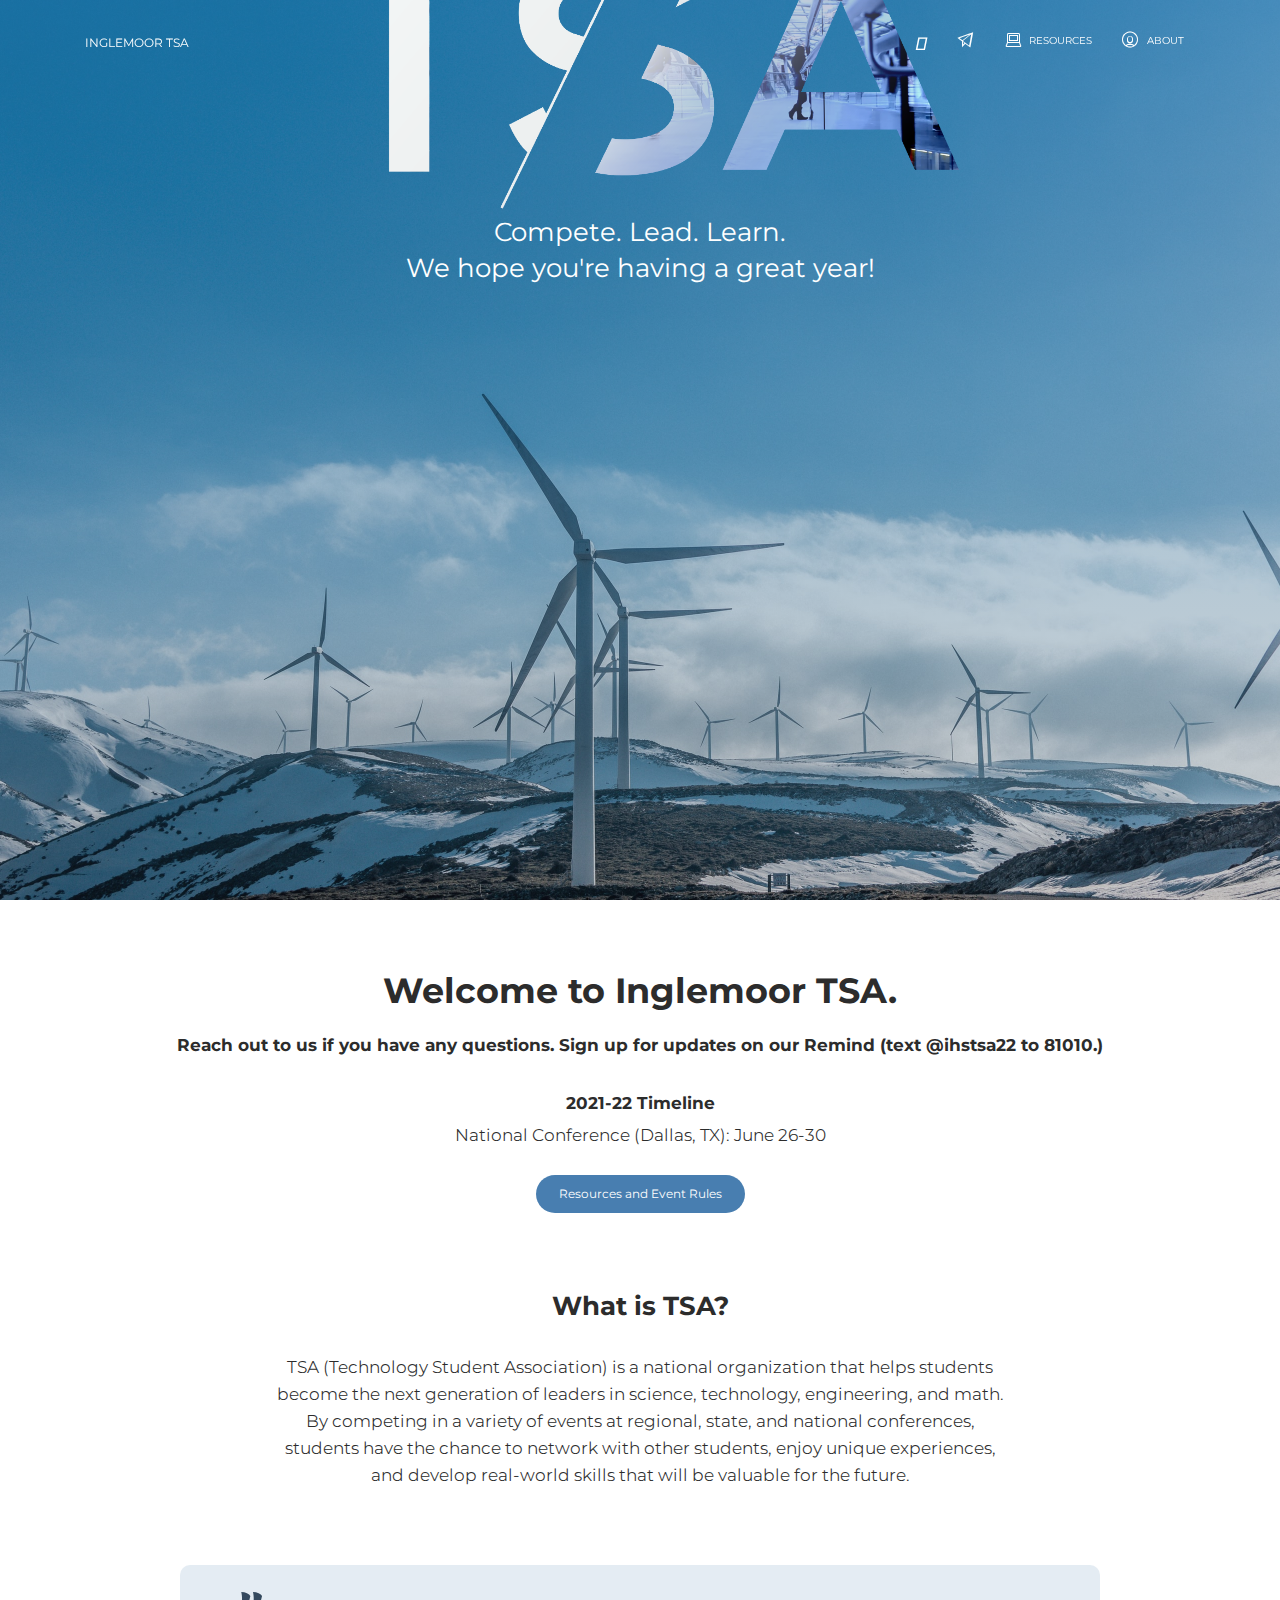
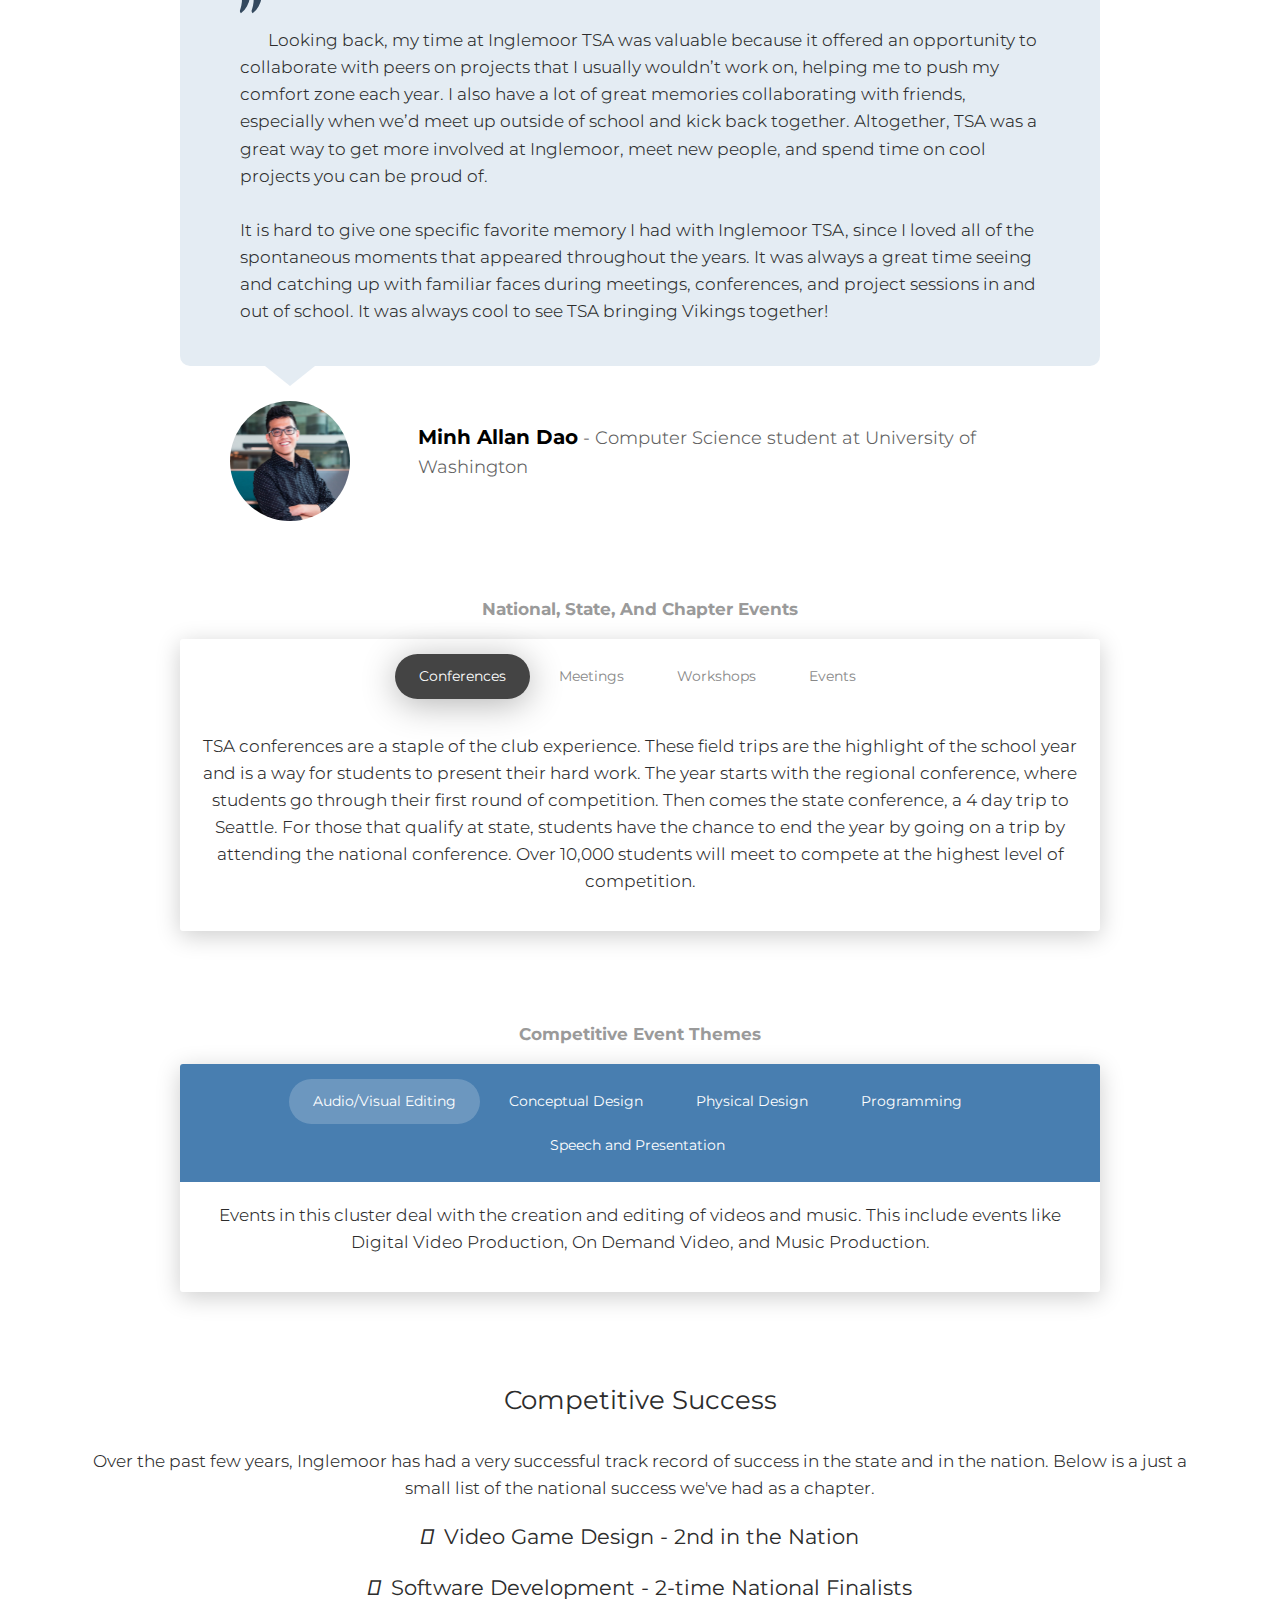
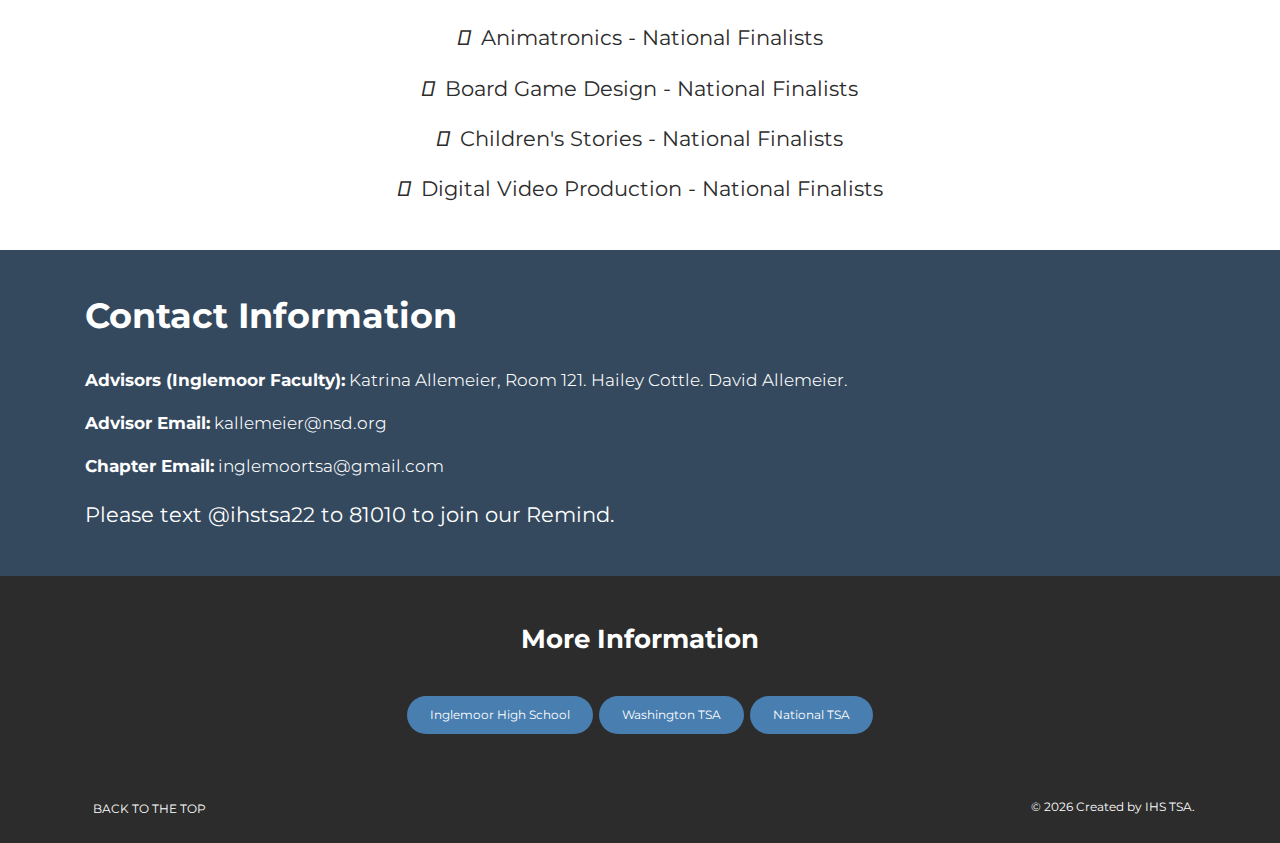
<file: index.html>
<!DOCTYPE html>
<html lang="en">

  <head>
    <meta charset="utf-8">
    <link rel="apple-touch-icon" sizes="76x76" href="./assets/img/tsafavicon.png">
    <link rel="icon" type="image/png" href="./assets/img/tsafavicon.png">
    <meta http-equiv="X-UA-Compatible" content="IE=edge,chrome=1">
    <title>
      Inglemoor TSA
    </title>
    <meta content='width=device-width, initial-scale=1.0, maximum-scale=1.0, user-scalable=0, shrink-to-fit=no' name='viewport'>
    <!--     Fonts and icons     -->
    <link rel="preconnect" href="https://fonts.googleapis.com">
    <link rel="preconnect" href="https://fonts.gstatic.com" crossorigin>
    <link href="https://fonts.googleapis.com/css?family=Montserrat:400,700,200" rel="stylesheet" />
    <link href="https://fonts.googleapis.com/css2?family=Kaushan+Script&display=swap" rel="stylesheet">
    <link rel="stylesheet" href="https://use.fontawesome.com/releases/v5.7.1/css/all.css" integrity="sha384-fnmOCqbTlWIlj8LyTjo7mOUStjsKC4pOpQbqyi7RrhN7udi9RwhKkMHpvLbHG9Sr" crossorigin="anonymous">
    <!-- CSS Files -->
    <link href="./assets/css/bootstrap.min.css" rel="stylesheet">
    <link href="./assets/css/now-ui-kit.css?v=1.3.0" rel="stylesheet">
    <link href="https://stackpath.bootstrapcdn.com/font-awesome/4.7.0/css/font-awesome.min.css" rel="stylesheet" integrity="sha384-wvfXpqpZZVQGK6TAh5PVlGOfQNHSoD2xbE+QkPxCAFlNEevoEH3Sl0sibVcOQVnN" crossorigin="anonymous">
    <link href="./assets/css/style.css" rel="stylesheet">
  </head>

  <body class="page sidebar-collapse home">

    <!-- Navbar -->
    <nav class="navbar navbar-expand-lg bg-primary fixed-top navbar-transparent " color-on-scroll="400">
      <div class="container">
        <div class="navbar-translate">
            <a class="navbar-brand" href="index.html"> Inglemoor TSA</a>
          <button class="navbar-toggler navbar-toggler" type="button" data-toggle="collapse" data-target="#navigation" aria-controls="navigation-index" aria-expanded="false" aria-label="Toggle navigation">
            <span class="navbar-toggler-bar top-bar"></span>
            <span class="navbar-toggler-bar middle-bar"></span>
            <span class="navbar-toggler-bar bottom-bar"></span>
          </button>
        </div>
        <div class="collapse navbar-collapse justify-content-end" id="navigation" data-nav-image="./assets/img/blurred-image-1.jpg">
          <ul class="navbar-nav">
            <li class="nav-item">
              <a class="nav-link" rel="tooltip" title="Follow us on Instagram" data-placement="bottom" href="https://www.instagram.com/inglemoor.tsa" target="_blank">
                <i class="fab fa-instagram"></i>
                <p class="d-lg-none d-xl-none">Instagram</p>
              </a>
            </li>
            <li class="nav-item">
              <a class="nav-link" rel="tooltip" title="Email us at inglemoortsa@gmail.com" data-placement="bottom" href="mailto:inglemoortsa@gmail.com?Subject=Hello%20IHS%20TSA" target="_top">
                <i class="now-ui-icons ui-1 ui-1_send"></i>
                <p class="d-lg-none d-xl-none">Email</p>
              </a>
            </li>
            <li class="nav-item">
            <a class="nav-link" href="https://drive.google.com/drive/folders/16uQmJypPgnLexwmYpbRObGXFiiJC6xYQ?usp=sharing" rel="tooltip" title="Switch to your Northshore Google Account" data-placement="bottom" target = "_blank">
                <i class="now-ui-icons tech_laptop"></i>
                <p>Resources</p>
              </a>
            </li>
            <li class="nav-item">
            <a class="nav-link" href="about.html" data-placement="bottom">
                <i class="now-ui-icons users_circle-08"></i>
                <p>About</p>
              </a>
            </li>
          </ul>
        </div>
      </div>
    </nav>

    <!-- Header -->
    <div class="page-header clear-filter" id="top" filter-color="orange">
      <div class="page-header-image" data-parallax="true" style="background-image:url('./assets/img/header/windmill.jfif');">
      </div>
      <div class="container">
        <div class="content-center brand">
          <img class="n-logo" src="./assets/img/header/frontgraphic.png" alt="" style = "min-height: auto; min-width: 75%;">
          <h3>Compete. Lead. Learn. <br/> We hope you're having a great year!</h3>

          <!-- Buttons under TSA logo -->
          <!-- Start of year buttons -->
          <!--
          <a class="btn btn-neutral" target="_blank" rel="tooltip" data-placement="bottom" href="https://docs.google.com/forms/d/e/1FAIpQLSfoUBsogIMEVehLX74bJMoBsNfw-wT_D99LBGN1bb6L07uhzQ/viewform?usp=sf_link" style = "padding: 15px 25px 15px 25px;">
              <i class="now-ui-icons users_single-02"></i>
              Member Registration
          </a>
          -->
          <!-- Mentor Buttons -->
          <!--
		      <a class="btn btn-neutral" target="_blank" rel="tooltip" data-placement="bottom" href="https://forms.gle/ethvfmnzJB6XDJAx6" style = "padding: 15px 25px 15px 25px;">
              <i class="now-ui-icons users_single-02"></i>
              Mentor Registration
          </a>
		      <a class="btn btn-neutral" target="_blank" rel="tooltip" data-placement="bottom" href="https://forms.gle/YxXmYoLeg2dANt896" style = "padding: 15px 25px 15px 25px;">
              <i class="now-ui-icons users_single-02"></i>
              Mentee Registration
          </a>
          -->
          
          <!-- Event Signup -->
          <!--<a class="btn btn-neutral" target="_blank" rel="tooltip" data-placement="bottom" href="https://docs.google.com/spreadsheets/d/1eBhrzqqU-0g-iLLb10HUtM3HFprUuGn74pEPzhzsJxA/edit#gid=0" style="padding: 15px 25px 15px 25px">
            <i class="now-ui-icons ui-1_calendar-60"></i>
            Event Sign Up
          </a>-->

          <!-- Team Request Form -->
          <!--<a class="btn btn-neutral" target="_blank" rel="tooltip" data-placement="bottom" href="https://docs.google.com/forms/d/e/1FAIpQLSeTJnDHmh1sBU-I_s-HxYpH8RXbG6xMq9hoeS78Zo_3evPIag/viewform?usp=sf_link" style="padding: 15px 25px 15px 25px">
            <i class="now-ui-icons ui-1_calendar-60"></i>
            Team Request Form
          </a>-->
          

		      <!-- End of year buttons -->
          <!--<a class="btn btn-neutral" target="_blank" rel="tooltip" data-placement="bottom" href="http://rmd.me/nGO0Hd0t3HL" style = "padding: 15px 25px 15px 25px;">
              <i class="now-ui-icons users_single-02"></i>
              Officer Roles
          </a>
          <a class="btn btn-neutral" target="_blank" rel="tooltip" data-placement="bottom" href="http://rmd.me/1YO6WEaLtzx" style = "padding: 15px 25px 15px 25px;">
              <i class="now-ui-icons users_single-02"></i>
              Officer Applications
          </a>-->
        </div>
      </div>
    </div>

    <!-- Main -->
    <div class="main container">

      <!-- Message Section -->
      <div class="section section-basic text-center" id="basic-elements">
        <h2 class="title" style = "margin-bottom: 5px;">Welcome to Inglemoor TSA.</h2>
        <p class = "title">Reach out to us if you have any questions. Sign up for updates on our Remind (text @ihstsa22 to 81010.)</p>
        <p class="title" style = "margin-bottom: 5px;">2021-22 Timeline</p>
        <p>National Conference (Dallas, TX): June 26-30</p>
        <a href="https://drive.google.com/drive/u/2/folders/1sJAF5T8ODwF3Au9y7CvcfVaIJR-aQvQP" class="btn btn-info btn-round" role="button" style = "margin-bottom: 20px;">
          Resources and Event Rules
        </a>
      </div>

      <!-- What is TSA Section -->
      <div class="section row" style = "margin-top: -20px;">
        <div class="col-10 col-md-8 ml-auto mr-auto text-center">
          <h3 class="title">What is TSA?</h3>
          <p>TSA (Technology Student Association) is a national organization that helps students become the next generation of leaders in science, technology, engineering, and math. By competing in a variety of events at regional, state, and national conferences, students have the chance to network with other students, enjoy unique experiences, and develop real-world skills that will be valuable for the future.</p>
        </div>
      </div>

      <!-- Carousel -->
      <!--
      <div class="section row justify-content-center">
        <div class="col-lg-8 col-md-12">
          <div id="carouselExampleIndicators" class="carousel slide" data-ride="carousel">
            <ol class="carousel-indicators">
              <li data-target="#carouselExampleIndicators" data-slide-to="0" class="active"></li>
              <li data-target="#carouselExampleIndicators" data-slide-to="1"></li>
            </ol>
            <div class="carousel-inner" role="listbox">
              <div class="carousel-item active">
                <img class="d-block" src="assets/img/carousel/chapterphoto.jpg" alt="First slide">
                <div class="carousel-caption d-none d-md-block alpha60">
                  <h5>Inglemoor TSA, March 2019</h5>
                </div>
              </div>
              <div class="carousel-item">
                <img class="d-block" src="assets/img/carousel/teamphoto.jpg" alt="Second slide">
                <div class="carousel-caption d-none d-md-block alpha60">
                  <h5>Inglemoor TSA, March 2019</h5>
                </div>
              </div>
            </div>
            <a class="carousel-control-prev" href="#carouselExampleIndicators" role="button" data-slide="prev">
              <i class="now-ui-icons arrows-1_minimal-left"></i>
            </a>
            <a class="carousel-control-next" href="#carouselExampleIndicators" role="button" data-slide="next">
              <i class="now-ui-icons arrows-1_minimal-right"></i>
            </a>
          </div>
        </div>
      </div>
      -->

      <!-- Allan Blurb -->
      <div class="section row justify-content-center">
        <div class="col-10">
          <div class="testi">
            <p class="post">
              <span class="quote-symbol">"</span>
              <span class="quote-text">Looking back, my time at Inglemoor TSA was valuable because it offered an opportunity to collaborate with peers on projects that I usually wouldn’t work on, helping me to push my comfort zone each year. I also have a lot of great memories collaborating with friends, especially when we’d meet up outside of school and kick back together. Altogether, TSA was a great way to get more involved at Inglemoor, meet new people, and spend time on
              cool projects you can be proud of.
              <br><br>
              It is hard to give one specific favorite memory I had with Inglemoor TSA, since I loved all of the spontaneous moments that appeared throughout the years. It was always a great time seeing and catching up with familiar faces during meetings, conferences, and project sessions in and out of school. It was always cool to see TSA bringing Vikings together!</span>
            </p>
          </div>
          <div class="arrow-down"></div>
          <div class="row profile">
            <div class="col-lg-3 col-md-4 col-6">
              <img class="profile-pic fit-image" src="assets/img/dao-square.jpeg">
            </div>
            <div class="profile-name d-flex col-md-8 col-6 align-items-center"><p class="align-middle"><span class="name">Minh Allan Dao</span> - Computer Science student at University of Washington</p>
            </div>
          </div>
        </div>
      </div>

      <!-- Events Section -->
      <div class="section row">
        <div class="text-center col-md-8 ml-auto col-xl-10 mr-auto">
          <p class="category">National, State, and Chapter Events</p>
          <div class="card">
            <div class="card-header">
              <ul class="nav nav-tabs justify-content-center" role="tablist">
                <li class="nav-item">
                  <a class="nav-link active" data-toggle="tab" href="#conferences">
                    Conferences
                  </a>
                </li>
                <li class="nav-item">
                  <a class="nav-link" data-toggle="tab" href="#meetings">
                    Meetings
                  </a>
                </li>
                <li class="nav-item">
                  <a class="nav-link" data-toggle="tab" href="#workshops">
                    Workshops
                  </a>
                </li>
                <li class="nav-item">
                  <a class="nav-link" data-toggle="tab" href="#events">
                    Events
                  </a>
                </li>
              </ul>
            </div>
            <div class="card-body">
              <div class="tab-content text-center">
                <div class="tab-pane active" id="conferences">
                  <p>TSA conferences are a staple of the club experience. These field trips are the highlight of the school year and is a way for students to present their hard work. The year starts with the regional conference, where students go through their first round of competition. Then comes the state conference, a 4 day trip to Seattle. For those that qualify at state, students have the chance to end the year by going on a trip by attending the national conference. Over 10,000 students will meet to compete at the highest level of competition.</p>
                </div>
                <div class="tab-pane" id="meetings">
                  <p>Inglemoor TSA holds meetings after school online and in person. We use these meetings to give updates to the chapter about upcoming events and competitions. These meetings are also great opportunities to receive feedback and help from other chapter members and officers on their projects.</p>
                </div>
                <div class="tab-pane" id="workshops">
                  <p>Inglemoor TSA has hosted workshops where members meet in public workspaces such as the local Kenmore Hangar in order to collaborate on projects. These workshops can last anywhere from an hour to several more and members can come and go as they please. Workshops are an amazing opportunity to test and receive feedback on projects in a much less time-constrained environment than normal meetings. A big highlight was the winter workshop, where members spent the day at the local library preparing for the Winter Regional Conference.</p>
                </div>
                <div class="tab-pane" id="events">
                  <p>
                    This past year, Inglemoor TSA hosted after school workshops where members could work with other members with their projects, enjoy some snacks, and chat with other members and officers than the usual meetings. This allowed for the chapter to bond and build team spirit in preparation for upcoming competitions!
                  </p>
                </div>
              </div>
            </div>
          </div>
        </div>
      </div>

      <!-- Clusters Section -->
      <div class="section row">
        <div class="text-center col-md-8 ml-auto col-xl-10 mr-auto">
          <p class="category">Competitive Event Themes</p>
          <div class="card">
            <div class="card-header">
              <ul class="nav nav-tabs nav-tabs-neutral justify-content-center" role="tablist" style="background-color:#487eb0;">
                <li class="nav-item">
                  <a class="nav-link active" data-toggle="tab" href="#audioVisual">Audio/Visual Editing</a>
                </li>
                <li class="nav-item">
                  <a class="nav-link" href="#conceptualDesign" data-toggle="tab">Conceptual Design</a>
                </li>
                <li class="nav-item">
                  <a class="nav-link" href="#physicalDesign" data-toggle="tab">Physical Design</a>
                </li>
                <li class="nav-item">
                  <a class="nav-link" href="#programming" data-toggle="tab">Programming</a>
                </li>
                <li class="nav-item">
                  <a class="nav-link" href="#speechPresentation" data-toggle="tab">Speech and Presentation</a>
                </li>
              </ul>
            </div>
            <div class="card-body">
              <div class="tab-content text-center">
                <div class="tab-pane active" id="audioVisual">
                  <p>Events in this cluster deal with the creation and editing of videos and music. This include events like Digital Video Production, On Demand Video, and Music Production.</p>
                </div>
                <div class="tab-pane" id="conceptualDesign">
                  <p>Events in this cluster deal with the creation of objects in software. This include events like Architectural Design, CAD Engineering, and Transportation Modeling</p>
                </div>
                <div class="tab-pane" id="physicalDesign">
                  <p>Events in this cluster deal the creation and design of physical objects. This includes events like Animatronics, Fashion Design and Technology, and Dragster Design.</p>
                </div>
                <div class="tab-pane" id="programming">
                  <p>Events in this cluster deal with the creation of software products or programs with languages like C#, C++ and Java. This include events like Coding, Software Development, and Video Game Design.</p>
                </div>
                <div class="tab-pane" id="speechPresentation">
                  <p>
                    Events in this cluster deal with the art of speaking and the presentation of ideas and objects. This include events like Debating Technological Issues, Children's Stories, and Future Technology Teacher.
                  </p>
                </div>
              </div>
            </div>
          </div>
        </div>
      </div>

      <!-- Accomplishments Section -->
      <div class="section row">
        <div class="text-center col-md-12 col-lg-12 mr-auto ml-auto">
          <h3>
            Competitive Success
          </h3>
          <p>Over the past few years, Inglemoor has had a very successful track record of success in the state and in the nation. Below is a just a small list of the national success we've had as a chapter.</p>
          <h4>
            <i class="fas fa-trophy" style = "margin-right: 5px;"></i> Video Game Design - 2nd in the Nation
          </h4>
          <h4>
            <i class="fas fa-trophy" style = "margin-right: 5px;"></i> Software Development - 2-time National Finalists
          </h4>
          <h4>
            <i class="fas fa-trophy" style = "margin-right: 5px;"></i> Animatronics - National Finalists
          </h4>
          <h4>
            <i class="fas fa-trophy" style = "margin-right: 5px;"></i> Board Game Design - National Finalists
          </h4>
          <h4>
            <i class="fas fa-trophy" style = "margin-right: 5px;"></i> Children's Stories - National Finalists
          </h4>
          <h4>
            <i class="fas fa-trophy" style = "margin-right: 5px;"></i> Digital Video Production - National Finalists
          </h4>
        </div>
      </div>

      <!-- Calendar -->
      <!-- <div class="section row" style = "margin-top: 20px; background-image: url('assets/officerphotos1920/valley.jpeg'); background-size: cover; background-position: top center; min-height: 700px;">
        <div class="container text-center">
          <h2 class="title">Inglemoor TSA Calendar</h2>
          <p class="description">Keep track of all TSA news and events.</p>
          <iframe src="https://calendar.google.com/calendar/embed?src=inglemoortsa%40gmail.com&ctz=America%2FLos_Angeles" style="border: 0" width="800" height="600" frameborder="0" scrolling="no"></iframe>
        </div>
      </div> -->

    </div>

    <!-- Contact Form -->
    <!--
    <div class="section section-signup" style="background-image: url('./assets/img/contactBackground.jfif'); background-size: cover; background-position: top center; min-height: 700px;">
      <div class="container">
        <div class="row">
          <div class="card card-signup" data-background-color="gray">
            <form name = "contact" class="form" method="POST" action="" data-netlify="true">
              <div class="card-header text-center">
                <h4 class="card-title title-up">Contact Us</h4>
              </div>
              <div class="card-body">
                <div class="input-group no-border">
                  <div class="input-group-prepend">
                    <span class="input-group-text">
                      <i class="now-ui-icons users_circle-08"></i>
                    </span>
                  </div>
                  <input type="text" class="form-control" placeholder="Name..." name = "name" required="required" aria-label="required" />
                </div>
                <div class="input-group no-border">
                  <div class="input-group-prepend">
                    <span class="input-group-text">
                      <i class="now-ui-icons ui-1_email-85"></i>
                    </span>
                  </div>
                  <input type="email" placeholder="Email..." class="form-control" name = "email" required="required" aria-label="required" />
                </div>
                <div class="input-group no-border">
                  <div class="input-group-prepend">
                    <span class="input-group-text">
                      <i class="now-ui-icons text_caps-small"></i>
                    </span>
                  </div>
                  <textarea style = "border-radius: 30px; border-top-left-radius: 0; border-bottom-left-radius: 0;" type="message" class="form-control" placeholder="Email Message..." rows = "4" name = "message" required="required" aria-label="required"></textarea>
                </div>
              </div>
              <div class="card-footer text-center">
                <button type="submit" class="btn btn-neutral btn-round btn-lg">Send</button>
              </div>
            </form>
          </div>
        </div>
      </div>
    </div>
    -->

    <div class="contactInfo section">
      <div class="container">
        <h2 class = "title">Contact Information</h2>

        <p><b>Advisors (Inglemoor Faculty):</b> Katrina Allemeier, Room 121. Hailey Cottle. David Allemeier.</p>
        <p><b>Advisor Email:</b> kallemeier@nsd.org</p>
        <p><b>Chapter Email:</b> inglemoortsa@gmail.com</p>

        <h4>Please text @ihstsa22 to 81010 to join our Remind.</h4>
      </div>
    </div>

    <!-- Pre Footer -->
    <div class="section" data-background-color="black">
      <div class="container">
        <div class="row justify-content-md-center">
          <div class="text-center col-md-12 col-lg-8">
            <h3 class="title">More Information</h3>
          </div>
          <div class="text-center col-md-12 col-lg-8">
            <a href="https://inglemoor.nsd.org/" class="btn btn-primary btn-round" role="button">
              Inglemoor High School
            </a>
            <a href="https://www.washingtontsa.org/" class="btn btn-primary btn-round" role="button">
              Washington TSA
            </a>
            <a href="https://tsaweb.org/" class="btn btn-primary btn-round" role="button">
              National TSA
            </a>
          </div>
        </div>
      </div>
    </div>

    <!-- Main Footer -->
    <footer class="footer" data-background-color="black">
      <div class=" container ">
        <nav>
          <ul>
            <li>
              <a href="#top">
                Back to the top
              </a>
            </li>
          </ul>
        </nav>
        <div class="copyright" id="copyright">
          &copy;
          <script>
            document.getElementById('copyright').appendChild(document.createTextNode(new Date().getFullYear()))
          </script> Created by IHS TSA.
        </div>
      </div>
    </footer>

    <!--   Core JS Files   -->
    <script src="./assets/js/core/jquery.min.js" type="text/javascript"></script>
    <script src="./assets/js/core/popper.min.js" type="text/javascript"></script>
    <script src="./assets/js/core/bootstrap.min.js" type="text/javascript"></script>

    <!-- Control Center for Now Ui Kit: parallax effects, scripts for the example pages etc -->
    <script src="./assets/js/now-ui-kit.js?v=1.3.0" type="text/javascript"></script>
    <!--  Plugin for the Sliders, full documentation here: http://refreshless.com/nouislider/ -->
    <script src="./assets/js/plugins/nouislider.min.js" type="text/javascript"></script>

  </body>

</html>
</file>
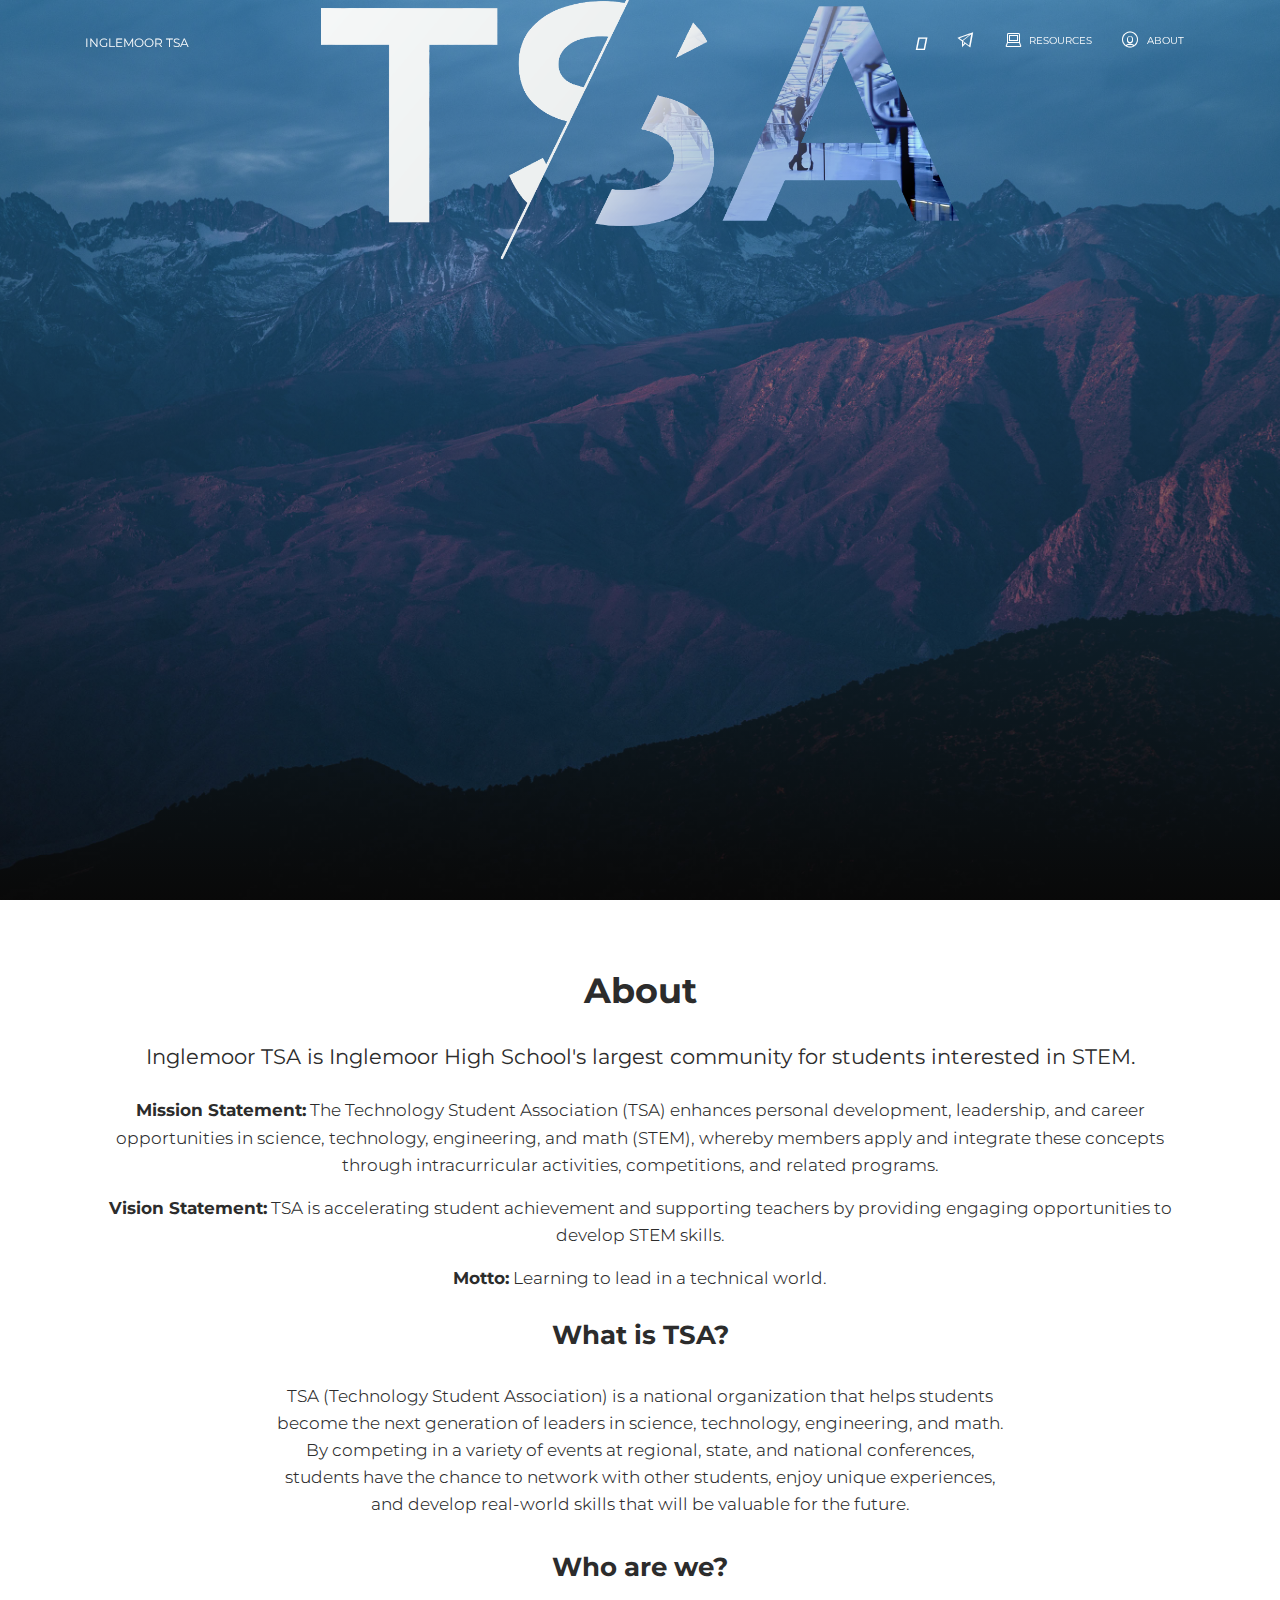
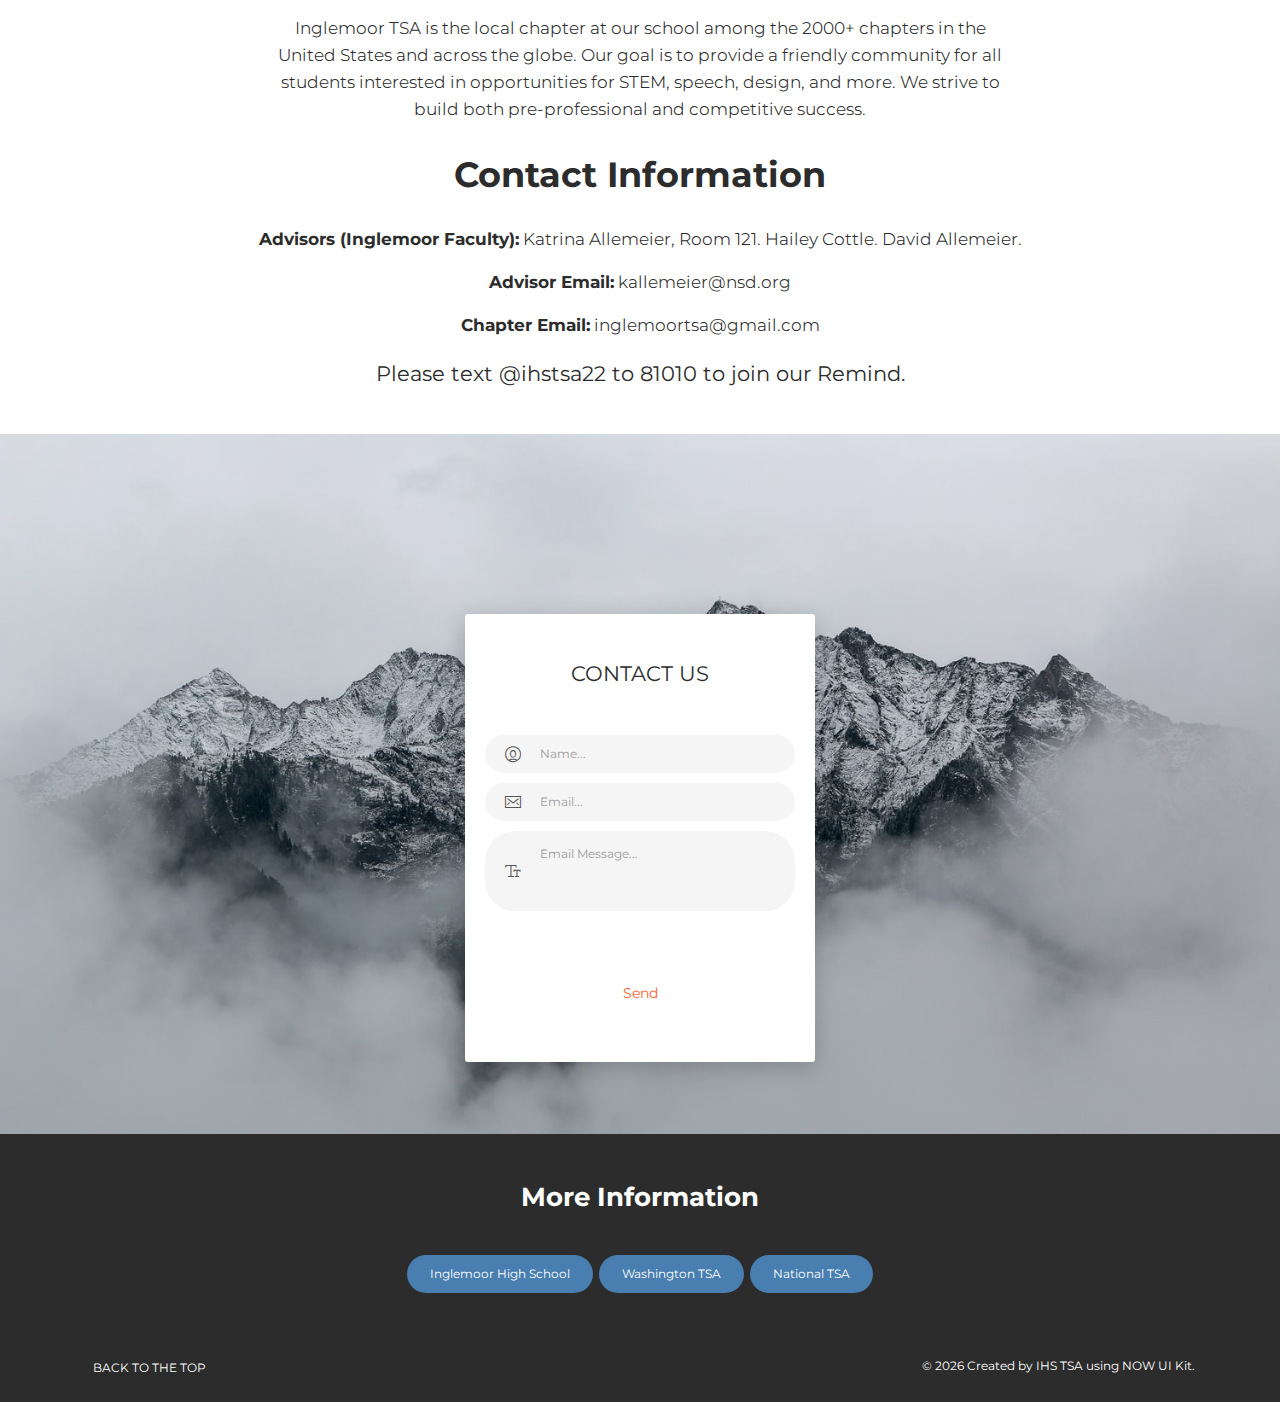
<file: about.html>
<!DOCTYPE html>
<html lang="en">

  <head>
    <meta charset="utf-8">
    <link rel="apple-touch-icon" sizes="76x76" href="./assets/img/tsafavicon.png">
    <link rel="icon" type="image/png" href="./assets/img/tsafavicon.png">
    <meta http-equiv="X-UA-Compatible" content="IE=edge,chrome=1">
    <title>
      Inglemoor TSA
    </title>
    <meta content='width=device-width, initial-scale=1.0, maximum-scale=1.0, user-scalable=0, shrink-to-fit=no' name='viewport'>
    <!--     Fonts and icons     -->
    <link href="https://fonts.googleapis.com/css?family=Montserrat:400,700,200" rel="stylesheet" />
    <link rel="stylesheet" href="https://use.fontawesome.com/releases/v5.7.1/css/all.css" integrity="sha384-fnmOCqbTlWIlj8LyTjo7mOUStjsKC4pOpQbqyi7RrhN7udi9RwhKkMHpvLbHG9Sr" crossorigin="anonymous">
    <!-- CSS Files -->
    <link href="./assets/css/bootstrap.min.css" rel="stylesheet">
    <link href="./assets/css/now-ui-kit.css?v=1.3.0" rel="stylesheet">
    <link href="https://stackpath.bootstrapcdn.com/font-awesome/4.7.0/css/font-awesome.min.css" rel="stylesheet" integrity="sha384-wvfXpqpZZVQGK6TAh5PVlGOfQNHSoD2xbE+QkPxCAFlNEevoEH3Sl0sibVcOQVnN" crossorigin="anonymous">
    <link href="./assets/css/style.css" rel="stylesheet">
  </head>

  <body class="page sidebar-collapse">

    <!-- Navbar -->
    <nav class="navbar navbar-expand-lg bg-primary fixed-top navbar-transparent " color-on-scroll="400">
      <div class="container">
        <div class="navbar-translate">
            <a class="navbar-brand" href="index.html"> Inglemoor TSA</a>
          <button class="navbar-toggler navbar-toggler" type="button" data-toggle="collapse" data-target="#navigation" aria-controls="navigation-index" aria-expanded="false" aria-label="Toggle navigation">
            <span class="navbar-toggler-bar top-bar"></span>
            <span class="navbar-toggler-bar middle-bar"></span>
            <span class="navbar-toggler-bar bottom-bar"></span>
          </button>
        </div>
        <div class="collapse navbar-collapse justify-content-end" id="navigation" data-nav-image="./assets/img/blurred-image-1.jpg">
          <ul class="navbar-nav">
            <li class="nav-item">
              <a class="nav-link" rel="tooltip" title="Follow us on Instagram" data-placement="bottom" href="https://www.instagram.com/inglemoor.tsa" target="_blank">
                <i class="fab fa-instagram"></i>
                <p class="d-lg-none d-xl-none">Instagram</p>
              </a>
            </li>
            <li class="nav-item">
              <a class="nav-link" rel="tooltip" title="Email us at inglemoortsa@gmail.com" data-placement="bottom" href="mailto:inglemoortsa@gmail.com?Subject=Hello%20IHS%20TSA" target="_top">
                <i class="now-ui-icons ui-1 ui-1_send"></i>
                <p class="d-lg-none d-xl-none">Email</p>
              </a>
            </li>
            <li class="nav-item">
            <a class="nav-link" href="https://drive.google.com/drive/folders/16uQmJypPgnLexwmYpbRObGXFiiJC6xYQ?usp=sharing" rel="tooltip" title="Switch to your Northshore Google Account" data-placement="bottom" target = "_blank">
                <i class="now-ui-icons tech_laptop"></i>
                <p>Resources</p>
              </a>
            </li>
            <li class="nav-item">
            <a class="nav-link" href="about.html" data-placement="bottom">
                <i class="now-ui-icons users_circle-08"></i>
                <p>About</p>
              </a>
            </li>
          </ul>
        </div>
      </div>
    </nav>

    <!-- Header -->
    <div class="page-header wrapper clear-filter" id="top" filter-color="orange">
      <div class="page-header-image" data-parallax="true" style="background-image:url('./assets/img/header/mountains.jpg');">
      </div>
      <div class="container">
        <div class="content-center brand">
          <img class="n-logo" src="./assets/img/header/frontgraphic.png" alt="" style = "min-height: auto; min-width: 75%;">
        </div>
      </div>
    </div>

    <!-- Main -->
    <div class="main container">

      <!-- About Section-->

      <div class="section section-about-us text-center">

        <div class="briefAbout">
          <h2 class = "title">About</h2>
          <h4 style="margin-bottom: 25px;">Inglemoor TSA is Inglemoor High School's largest community for students interested in STEM.</h4>
          <p><b>Mission Statement:</b> The Technology Student Association (TSA) enhances personal development, leadership, and career opportunities in science, technology, engineering, and math (STEM), whereby members apply and integrate these concepts through intracurricular activities, competitions, and related programs.
          </p>
          <p><b>Vision Statement:</b> TSA is accelerating student achievement and supporting teachers by providing engaging opportunities to develop STEM skills.
          </p>
          <p><b>Motto:</b> Learning to lead in a technical world.</p>
        </div>

        <div class="row" style = "margin-top: -20px;">
          <div class="col-md-8 ml-auto mr-auto text-center">
            <h3 class="title">What is TSA?</h3>
            <p>TSA (Technology Student Association) is a national organization that helps students become the next generation of leaders in science, technology, engineering, and math. By competing in a variety of events at regional, state, and national conferences, students have the chance to network with other students, enjoy unique experiences, and develop real-world skills that will be valuable for the future.</p>
          </div>
        </div>

        <div class="row">
          <div class="col-md-8 ml-auto mr-auto text-center">
            <h3 class="title">Who are we?</h3>
            <p>Inglemoor TSA is the local chapter at our school among the 2000+ chapters in the United States and across the globe. Our goal is to provide a friendly community for all students interested in opportunities for STEM, speech, design, and more. We strive to build both pre-professional and competitive success.</p>
          </div>
        </div>

        <div class="contactInfo">
          <h2 class = "title">Contact Information</h2>

          <p><b>Advisors (Inglemoor Faculty):</b> Katrina Allemeier, Room 121. Hailey Cottle. David Allemeier.</p>
          <p><b>Advisor Email:</b> kallemeier@nsd.org</p>
          <p><b>Chapter Email:</b> inglemoortsa@gmail.com</p>

          <h4>Please text @ihstsa22 to 81010 to join our Remind.</h4>
        </div>

      </div>

      <!-- Officer Pictures -->

      <!--<div class="section">
        <h2 class="title">2020-2021 Officer Team</h2>
        <div class="team">
          <div class="row">
            <div class="col-md-4">
              <div class="team-player">
                <img src="assets/img/officers/lillian.jpg" alt="Lillian Han" class="img-fluid img-raised" style = "width: 90%; border-radius: 20%;">
                <h4 class="title">Lillian Han</h4>
                <p class="category text-primary">Co-President</p>
              </div>
            </div>
            <div class="col-md-4">
              <div class="team-player">
                <img src="assets/img/officers/rohan.jpg" alt="Rohan Simha" class="img-fluid img-raised" style = "width: 90%; border-radius: 20%;">
                <h4 class="title">Rohan Simha</h4>
                <p class="category text-primary">Co-President</p>
              </div>
            </div>
            <div class="col-md-4">
              <div class="team-player">
                <img src="assets/img/officers/julie.jpg" alt="Julie Aldar" class="img-fluid img-raised" style = "width: 90%; border-radius: 20%;">
                <h4 class="title">Julie Aldar</h4>
                <p class="category text-primary">Secretary</p>
              </div>
            </div>
          </div>

          <div class="row" style = "margin-top: 10px;">
            <div class="col-md-4">
              <div class="team-player">
                <img src="assets/img/officers/justin.jpg" alt="Justin Chae" class="img-fluid img-raised" style = "width: 90%; border-radius: 20%;">
                <h4 class="title">Justin Chae</h4>
                <p class="category text-primary">Treasurer</p>
              </div>
            </div>
            <div class="col-md-4">
              <div class="team-player">
                <img src="assets/img/officers/sydney.jpg">
                <h4 class="title">Synder Nielsen</h4>
                <p class="category text-primary">Mentorship Coordinater</p>
              </div>
            </div>
            <div class="col-md-4">
              <div class="team-player">
              	<img src="assets/img/officers/siddharth.jpg" alt="Siddharth Saraf" class="img-fluid img-raised" style = "width: 90%; border-radius: 20%;">
                <h4 class="title">Siddharth Saraf</h4>
                <p class="category text-primary">Mentorship Coordinator</p>
              </div>
            </div>
          </div>

          <div class="row" style = "margin-top: 10px;">
          	<div class="col-md-4">
          	  <div class="team-player">
          	    <img src="assets/img/officers/ishita.jpg" alt="Ishita Jain" class="img-fluid img-raised" style = "width: 90%; border-radius: 20%;">
          	    <h4 class="title">Ishita Jain</h4>
          	    <p class="category text-primary">Public Relations</p>
          	  </div>
          	</div>
        </div>
      </div>
     </div>-->
    </div>

    <!-- Contact Section -->
    <div class="section section-signup" style="background-image: url('./assets/img/contactBackground.jfif'); background-size: cover; background-position: top center; min-height: 700px;">
      <div class="container">
        <div class="row">
          <div class="card card-signup" data-background-color="gray">
            <form name = "contact" class="form" method="POST" action="" data-netlify="true">
              <div class="card-header text-center">
                <h4 class="card-title title-up">Contact Us</h4>
              </div>
              <div class="card-body">
                <div class="input-group no-border">
                  <div class="input-group-prepend">
                    <span class="input-group-text">
                      <i class="now-ui-icons users_circle-08"></i>
                    </span>
                  </div>
                  <input type="text" class="form-control" placeholder="Name..." name = "name" required="required" aria-label="required" />
                </div>
                <div class="input-group no-border">
                  <div class="input-group-prepend">
                    <span class="input-group-text">
                      <i class="now-ui-icons ui-1_email-85"></i>
                    </span>
                  </div>
                  <input type="email" placeholder="Email..." class="form-control" name = "email" required="required" aria-label="required" />
                </div>
                <div class="input-group no-border">
                  <div class="input-group-prepend">
                    <span class="input-group-text">
                      <i class="now-ui-icons  text_caps-small"></i>
                    </span>
                  </div>
                  <textarea style = "border-radius: 30px; border-top-left-radius: 0; border-bottom-left-radius: 0;" type="message" class="form-control" placeholder="Email Message..." rows = "4" name = "message" required="required" aria-label="required"></textarea>
                </div>
              </div>
              <div class="card-footer text-center">
                <button type="submit" class="btn btn-neutral btn-round btn-lg">Send</button>
              </div>
            </form>
          </div>
        </div>
      </div>
    </div>

    <!-- Pre Footer -->
    <div class="section" data-background-color="black">
      <div class="container">
        <div class="row justify-content-md-center">
          <div class="text-center col-md-12 col-lg-8">
            <h3 class="title">More Information</h3>
          </div>
          <div class="text-center col-md-12 col-lg-8">
            <a href="https://inglemoor.nsd.org/" class="btn btn-primary btn-round" role="button">
              Inglemoor High School
            </a>
            <a href="https://www.washingtontsa.org/" class="btn btn-primary btn-round" role="button">
              Washington TSA
            </a>
            <a href="https://tsaweb.org/" class="btn btn-primary btn-round" role="button">
              National TSA
            </a>
          </div>
        </div>
      </div>
    </div>

    <!-- Main Footer -->
    <footer class="footer" data-background-color="black">
      <div class=" container ">
        <nav>
          <ul>
            <li>
              <a href="#top">
                Back to the top
              </a>
            </li>
          </ul>
        </nav>
        <div class="copyright" id="copyright">
          &copy;
          <script>
            document.getElementById('copyright').appendChild(document.createTextNode(new Date().getFullYear()))
          </script> Created by IHS TSA using NOW UI Kit.
        </div>
      </div>
    </footer>

    <!--   Core JS Files   -->
    <script src="./assets/js/core/jquery.min.js" type="text/javascript"></script>
    <script src="./assets/js/core/popper.min.js" type="text/javascript"></script>
    <script src="./assets/js/core/bootstrap.min.js" type="text/javascript"></script>

    <!-- Control Center for Now Ui Kit: parallax effects, scripts for the example pages etc -->
    <script src="./assets/js/now-ui-kit.js?v=1.3.0" type="text/javascript"></script>

  </body>

</html>
</file>
<file: assets/css/style.css>
/* Custom styles */

/* General Styles */
.main {
	margin-top: 25px;
}

.brand .n-logo{
	max-width: 100px;
	margin-bottom: 5px;
	margin-top: 80px;
}

/* Home Page */
.home .contactInfo{
	background-color: #34495e;
	color: #fff;
}

.testi{
	position: relative;
	padding: 45px 50px 25px 60px;
	background-color: rgba(72,126,176, .15);
	border-radius: 10px;
}

.profile{
	height: 150px;
}

.post-txt {
    font-size: 20px;
    margin-bottom: 0;
}

.arrow-down {
    width: 0;
    height: 0;
    border-left: 25px solid transparent;
    border-right: 25px solid transparent;
    border-top: 20px solid rgba(72,126,176, .15);
    margin-left: 85px
}

.fit-image {
    width: 100%;
    object-fit: cover
}

.profile-pic {
    position: absolute;
    width: 120px;
    height: 120px;
    border-radius: 100%;
    left: 65px;
    margin-top: 15px
}

.profile-name {
    font-size: 15px;
    color: #616161
}

.profile-name .name{
	color: black;
	font-size: 20px;
	font-weight: bold;
}

.quote-symbol{
	font-size: 65px;
	font-family: 'Kaushan Script', cursive;
	color: #34495e;
	margin-right: 15px;
	margin-left: -15px;
	display: inline-block;
}

/* About Page */

.briefAbout{
	margin-bottom: 30px;
}

.officers .team-player{
	text-align: center;
	height: 90%;
}

.officers .team-player img{
	width: 85%;
	border-radius: 20%;
	height: 85%;
	object-fit: cover;
}

.officers .row {
	margin-top: 20px;
	margin-bottom: 35px;
}
</file>
